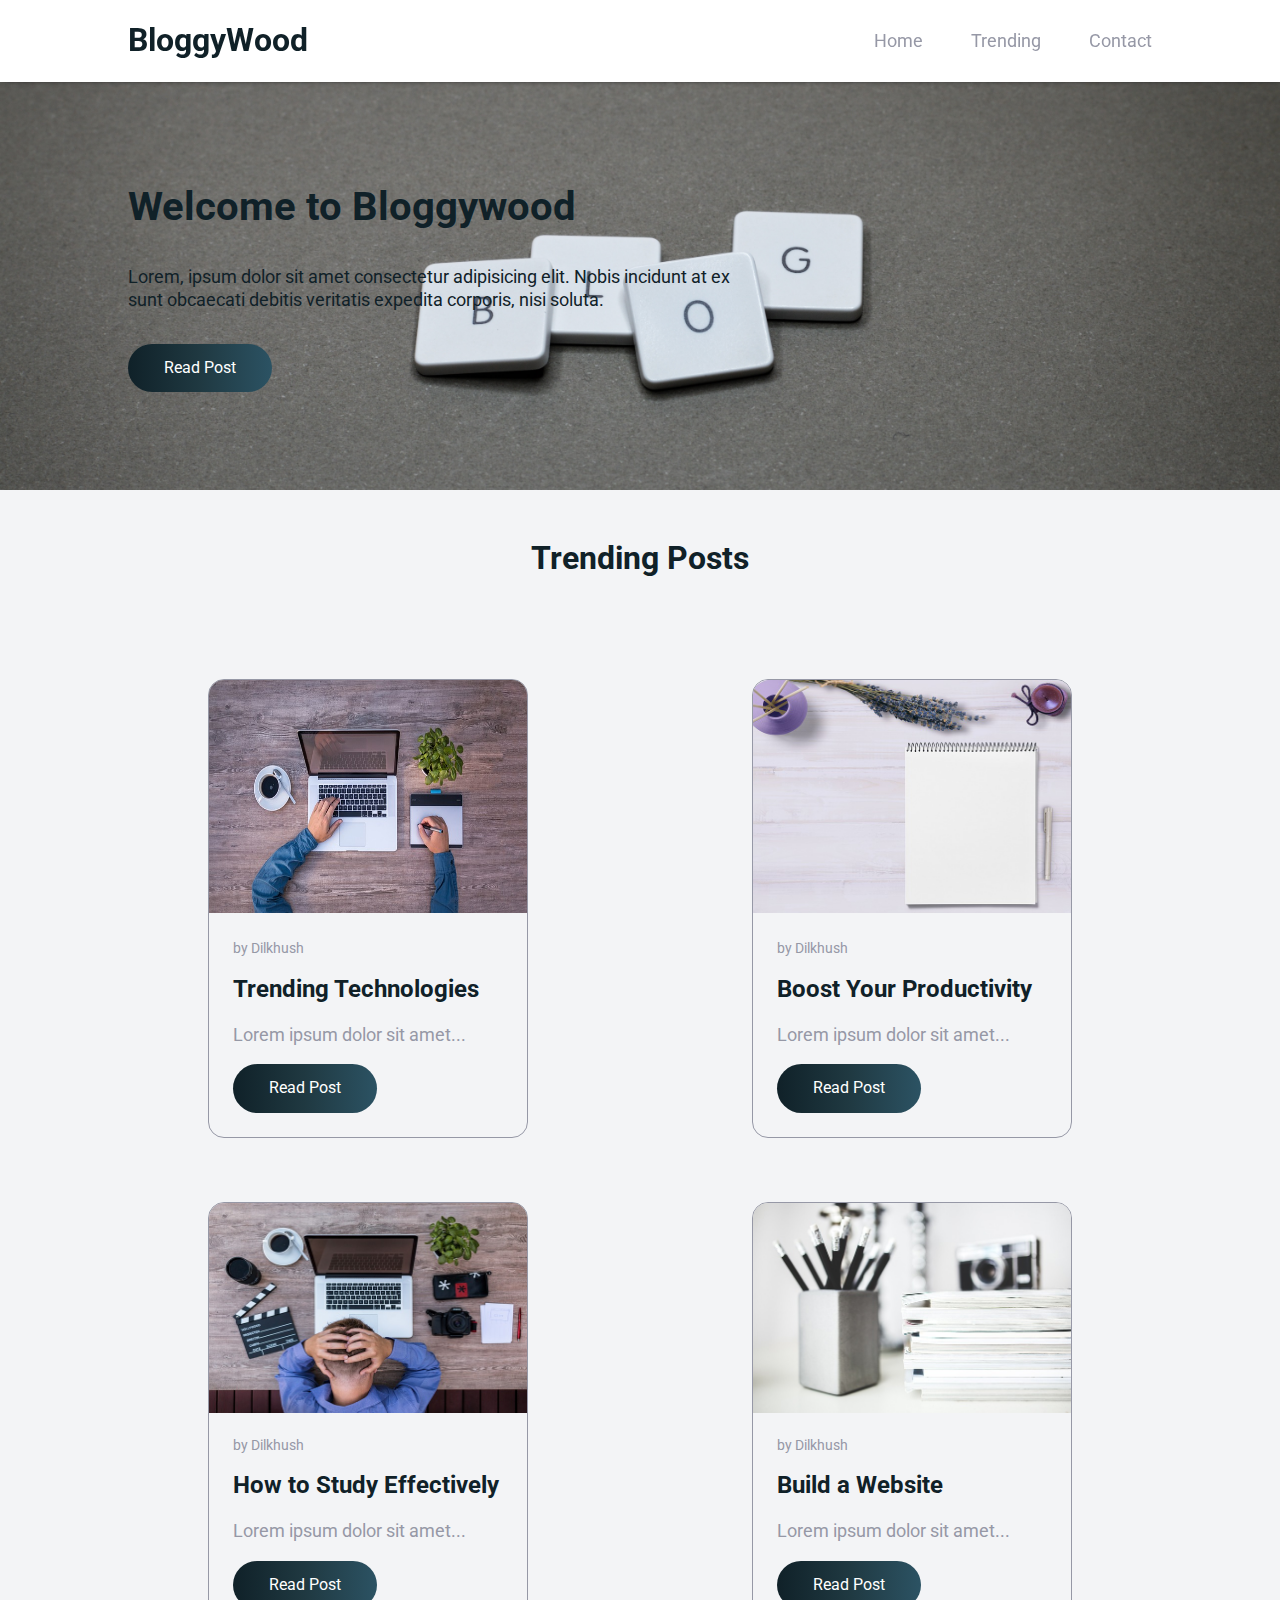
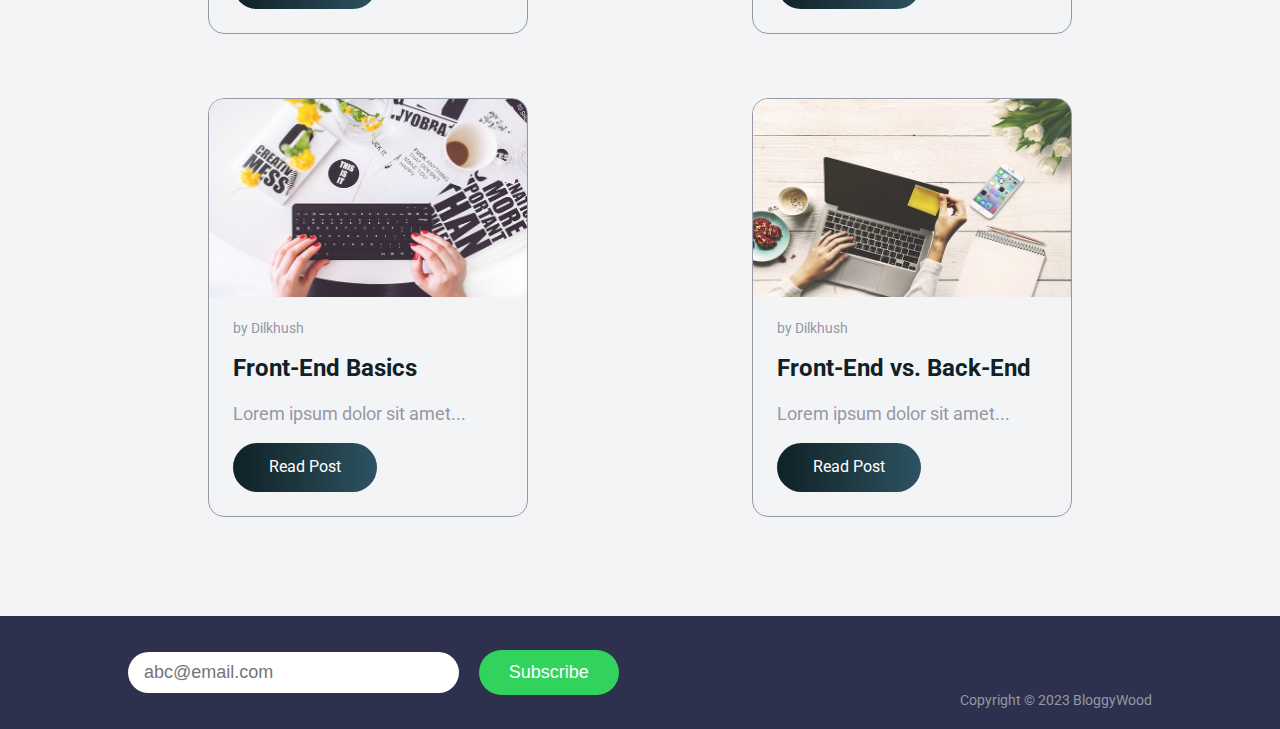
<file: index.html>
<!DOCTYPE html>
<html lang="en">

<head>
    <meta charset="UTF-8">
    <meta name="viewport" content="width=device-width, initial-scale=1.0">
    <link rel="apple-touch-icon" sizes="180x180" href="favicon_io/apple-touch-icon.png">
    <link rel="icon" type="image/png" sizes="32x32" href="favicon_io/favicon-32x32.png">
    <link rel="icon" type="image/png" sizes="16x16" href="favicon_io/favicon-16x16.png">
    <link rel="manifest" href="favicon_io/site.webmanifest">
    <title>BloggyWood</title>
    <link rel="stylesheet" href="css/main.css">
</head>

<body>
    <header class="header">
        <nav class="navbar container container--py">
            <div class="logo">
                <h1>BloggyWood</h1>
            </div>
            <div class="links">
                <a href="index.html">Home</a>
                <a href="#trending">Trending</a>
                <a href="#footer">Contact</a>
            </div>
        </nav>
    </header>
    <section class="hero">
        <div class="hero--wrapper line-up container">
            <div class="hero--text">
                <h1>Welcome to Bloggywood</h1>
                <p>Lorem, ipsum dolor sit amet consectetur adipisicing elit. Nobis incidunt at ex sunt obcaecati debitis
                    veritatis expedita corporis, nisi soluta.</p>
                <a href="pages/post.html" class="button">Read Post</a>
            </div>
        </div>
    </section>
    <article class="article" id="trending">
        <div class="article--heading">
            <h1>Trending Posts</h1>
        </div>
        <div class="cards--wrapper line-up container">
            <div class="card">
                <div class="card-image">
                    <img src="images/card-1.jpg" alt="Post">
                </div>
                <div class="card--author">by Dilkhush</div>
                <div class="card-text">
                    <h2>Trending Technologies</h2>
                    <p>Lorem ipsum dolor sit amet...</p>
                    <a href="pages/post.html" class="button">Read Post</a>
                </div>
            </div>
            <div class="card">
                <div class="card-image">
                    <img src="images/card-2.jpg" alt="Post">
                </div>
                <div class="card--author">by Dilkhush</div>
                <div class="card-text">
                    <h2>Boost Your Productivity</h2>
                    <p>Lorem ipsum dolor sit amet...</p>
                    <a href="pages/post.html" class="button">Read Post</a>
                </div>
            </div>
            <div class="card">
                <div class="card-image">
                    <img src="images/card-3.jpg" alt="Post">
                </div>
                <div class="card--author">by Dilkhush</div>
                <div class="card-text">
                    <h2>How to Study Effectively</h2>
                    <p>Lorem ipsum dolor sit amet...</p>
                    <a href="pages/post.html" class="button">Read Post</a>
                </div>
            </div>
            <div class="card">
                <div class="card-image">
                    <img src="images/card-4.jpg" alt="Post">
                </div>
                <div class="card--author">by Dilkhush</div>
                <div class="card-text">
                    <h2>Build a Website</h2>
                    <p>Lorem ipsum dolor sit amet...</p>
                    <a href="pages/post.html" class="button">Read Post</a>
                </div>
            </div>
            <div class="card">
                <div class="card-image">
                    <img src="images/card-5.jpg" alt="Post">
                </div>
                <div class="card--author">by Dilkhush</div>
                <div class="card-text">
                    <h2>Front-End Basics</h2>
                    <p>Lorem ipsum dolor sit amet...</p>
                    <a href="pages/post.html" class="button">Read Post</a>
                </div>
            </div>
            <div class="card">
                <div class="card-image">
                    <img src="images/card-6.jpg" alt="Post">
                </div>
                <div class="card--author">by Dilkhush</div>
                <div class="card-text">
                    <h2>Front-End vs. Back-End</h2>
                    <p>Lorem ipsum dolor sit amet...</p>
                    <a href="pages/post.html" class="button">Read Post</a>
                </div>
            </div>
        </div>
    </article>
    <footer class="footer" id="footer">
        <div class="footer--wrapper container container--py">
            <div class="footer--sub">
                <div class="sub--input">
                    <input type="email" name="email" placeholder="abc@email.com">
                    <button class="button"><a href="#">Subscribe</a></button>
                </div>
            </div>
            <div class="footer--copyright">Copyright &copy; 2023 BloggyWood</div>
        </div>
    </footer>
</body>
</html>
</file>
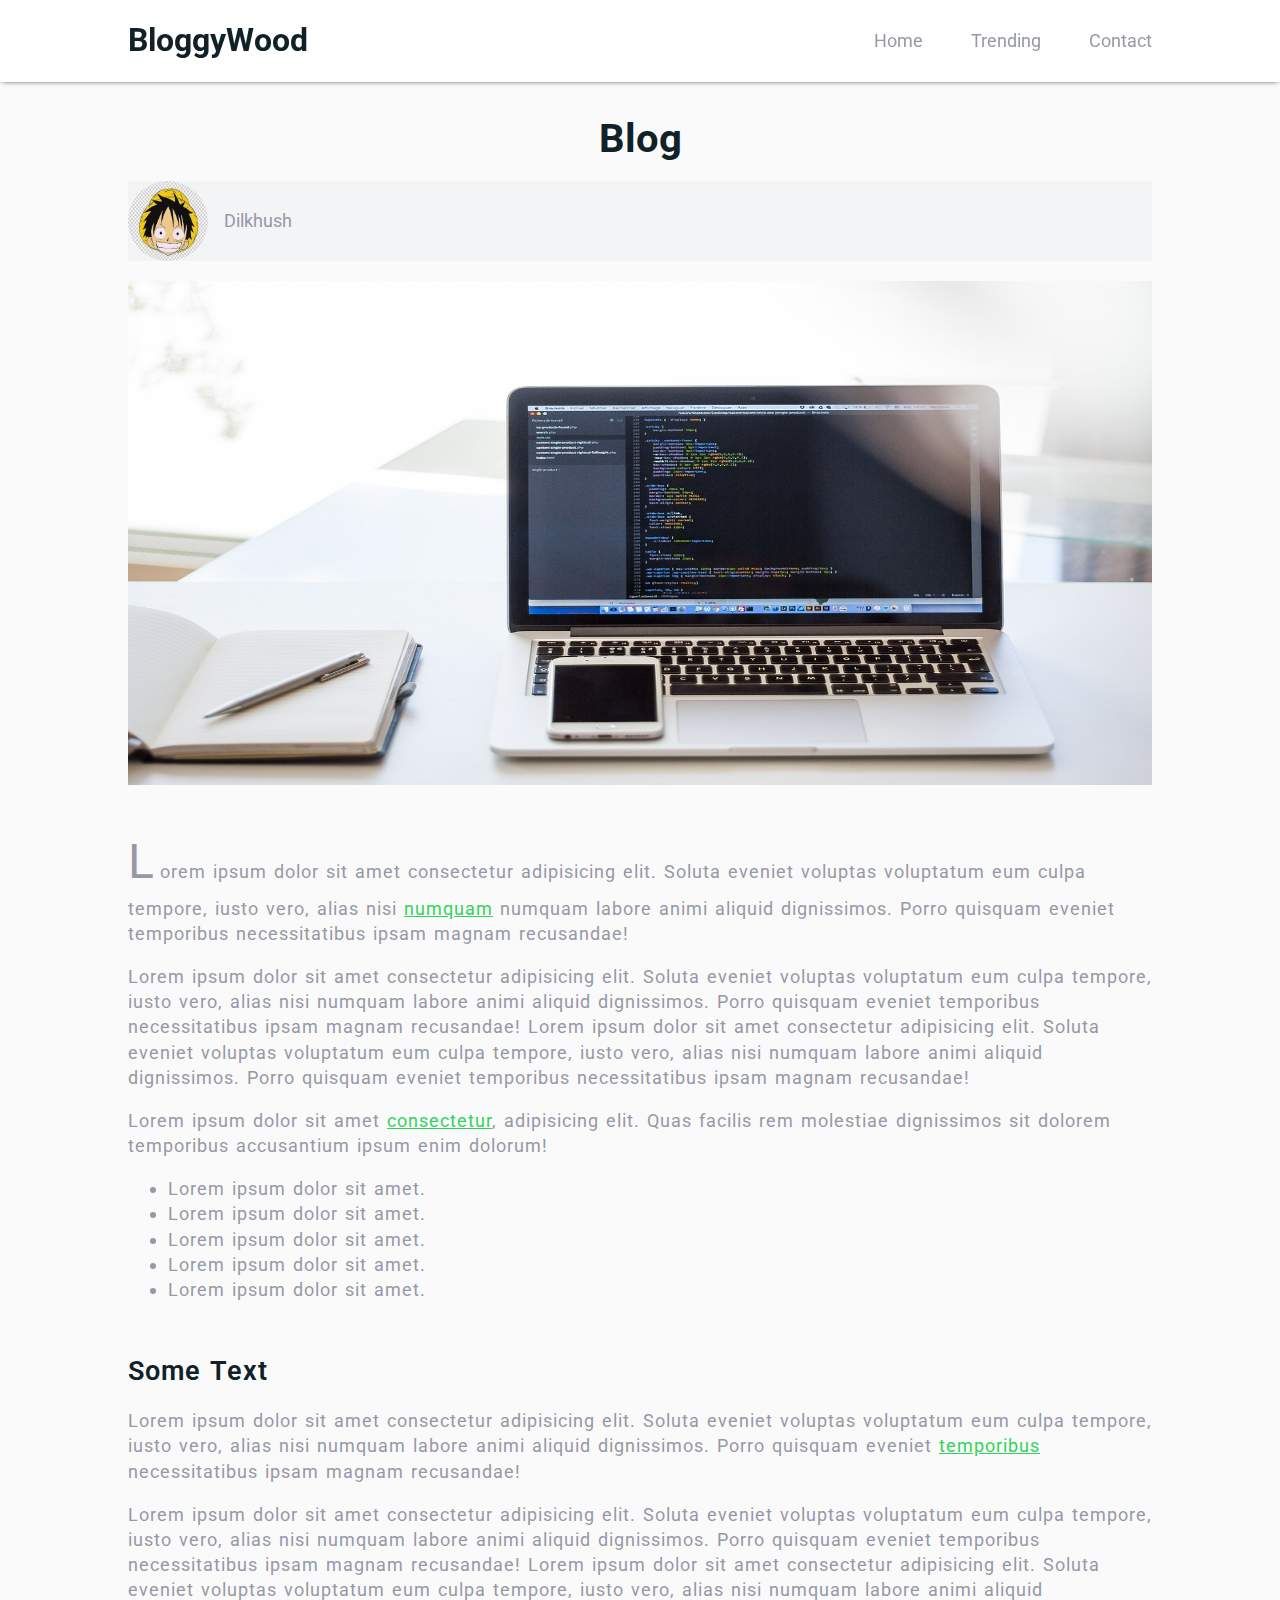
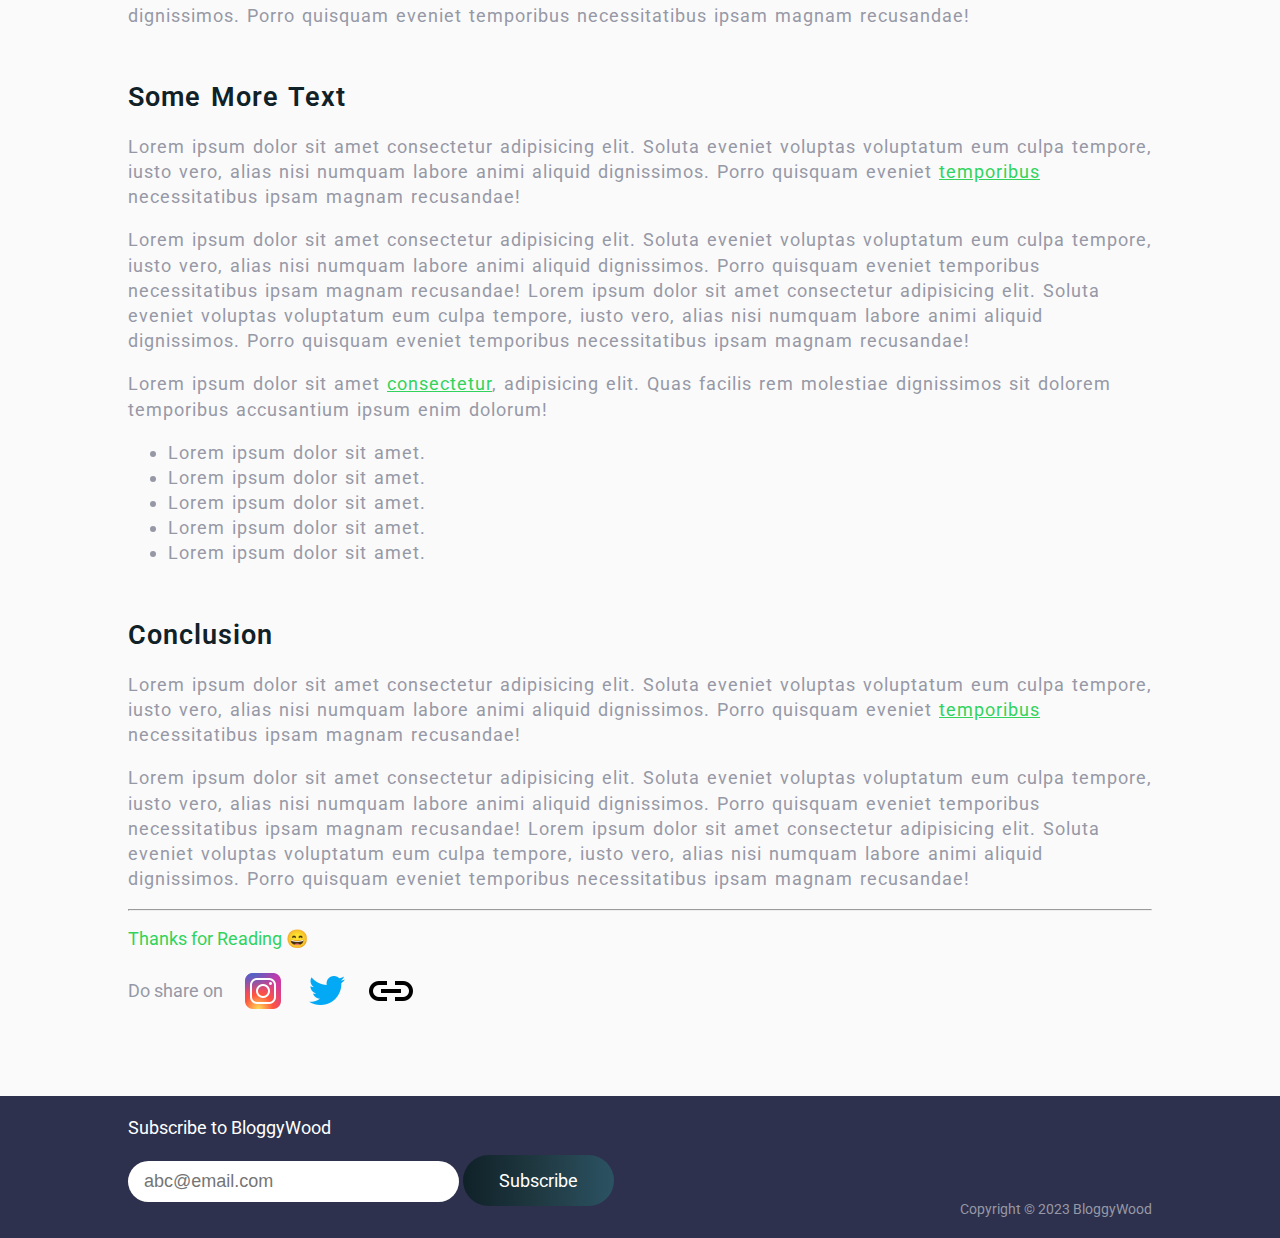
<file: post.html>
<!DOCTYPE html>
<html lang="en">

<head>
    <meta charset="UTF-8">
    <meta name="viewport" content="width=device-width, initial-scale=1.0">
    <link rel="apple-touch-icon" sizes="180x180" href="favicon_io/apple-touch-icon.png">
    <link rel="icon" type="image/png" sizes="32x32" href="favicon_io/favicon-32x32.png">
    <link rel="icon" type="image/png" sizes="16x16" href="favicon_io/favicon-16x16.png">
    <link rel="manifest" href="favicon_io/site.webmanifest">
    <title>Blog</title>
    <link rel="stylesheet" href="css/main.css">
</head>

<body>
    <header class="header">
        <nav class="navbar container container--py">
            <div class="logo">
                <h1>BloggyWood</h1>
            </div>
            <div class="links">
                <a href="index.html">Home</a>
                <a href="#trending">Trending</a>
                <a href="#footer">Contact</a>
            </div>
        </nav>
    </header>
    <article class="blog">
        <div class="blog--wrapper container">
            <div class="blog--head">
                <h1>Blog</h1>
                <div class="author--info">
                    <img src="images/avatar.jpg" alt="avatar">
                    Dilkhush
                </div>
            </div>
            <div class="blog--image container--py">
                <img src="images/blog-bg.jpg" alt="blog">
            </div>
            <div class="blog--text">
                <p>
                    Lorem ipsum dolor sit amet consectetur adipisicing elit. Soluta eveniet voluptas voluptatum eum
                    culpa
                    tempore, iusto vero, alias nisi <span>numquam</span> numquam labore animi aliquid dignissimos. Porro quisquam eveniet
                    temporibus necessitatibus ipsam magnam recusandae!
                </p>
                <p>
                    Lorem ipsum dolor sit amet consectetur adipisicing elit. Soluta eveniet voluptas voluptatum eum
                    culpa
                    tempore, iusto vero, alias nisi numquam labore animi aliquid dignissimos. Porro quisquam eveniet
                    temporibus necessitatibus ipsam magnam recusandae!                     Lorem ipsum dolor sit amet consectetur adipisicing elit. Soluta eveniet voluptas voluptatum eum
                    culpa tempore, iusto vero, alias nisi numquam labore animi aliquid dignissimos. Porro quisquam eveniet
                    temporibus necessitatibus ipsam magnam recusandae!
                </p>
                <p>
                    Lorem ipsum dolor sit amet <span>consectetur</span>, adipisicing elit. Quas facilis rem molestiae dignissimos sit dolorem temporibus accusantium ipsum enim dolorum!
                    <ul>
                        <li>Lorem ipsum dolor sit amet.</li>
                        <li>Lorem ipsum dolor sit amet.</li>
                        <li>Lorem ipsum dolor sit amet.</li>
                        <li>Lorem ipsum dolor sit amet.</li>
                        <li>Lorem ipsum dolor sit amet.</li>
                    </ul>
                </p>
                <h2>Some Text</h2>
                <p>
                    Lorem ipsum dolor sit amet consectetur adipisicing elit. Soluta eveniet voluptas voluptatum eum
                    culpa
                    tempore, iusto vero, alias nisi numquam labore animi aliquid dignissimos. Porro quisquam eveniet
                    <span>temporibus</span> necessitatibus ipsam magnam recusandae!
                </p>
                <p>
                    Lorem ipsum dolor sit amet consectetur adipisicing elit. Soluta eveniet voluptas voluptatum eum
                    culpa
                    tempore, iusto vero, alias nisi numquam labore animi aliquid dignissimos. Porro quisquam eveniet
                    temporibus necessitatibus ipsam magnam recusandae!                     Lorem ipsum dolor sit amet consectetur adipisicing elit. Soluta eveniet voluptas voluptatum eum
                    culpa tempore, iusto vero, alias nisi numquam labore animi aliquid dignissimos. Porro quisquam eveniet
                    temporibus necessitatibus ipsam magnam recusandae!
                </p>
                <h2>Some More Text</h2>
                <p>
                    Lorem ipsum dolor sit amet consectetur adipisicing elit. Soluta eveniet voluptas voluptatum eum
                    culpa
                    tempore, iusto vero, alias nisi numquam labore animi aliquid dignissimos. Porro quisquam eveniet
                    <span>temporibus</span> necessitatibus ipsam magnam recusandae!
                </p>
                <p>
                    Lorem ipsum dolor sit amet consectetur adipisicing elit. Soluta eveniet voluptas voluptatum eum
                    culpa
                    tempore, iusto vero, alias nisi numquam labore animi aliquid dignissimos. Porro quisquam eveniet
                    temporibus necessitatibus ipsam magnam recusandae!                     Lorem ipsum dolor sit amet consectetur adipisicing elit. Soluta eveniet voluptas voluptatum eum
                    culpa tempore, iusto vero, alias nisi numquam labore animi aliquid dignissimos. Porro quisquam eveniet
                    temporibus necessitatibus ipsam magnam recusandae!
                </p>
                <p>
                    Lorem ipsum dolor sit amet <span>consectetur</span>, adipisicing elit. Quas facilis rem molestiae dignissimos sit dolorem temporibus accusantium ipsum enim dolorum!
                    <ul>
                        <li>Lorem ipsum dolor sit amet.</li>
                        <li>Lorem ipsum dolor sit amet.</li>
                        <li>Lorem ipsum dolor sit amet.</li>
                        <li>Lorem ipsum dolor sit amet.</li>
                        <li>Lorem ipsum dolor sit amet.</li>
                    </ul>
                </p>
                <h2>Conclusion</h2>
                <p>
                    Lorem ipsum dolor sit amet consectetur adipisicing elit. Soluta eveniet voluptas voluptatum eum
                    culpa
                    tempore, iusto vero, alias nisi numquam labore animi aliquid dignissimos. Porro quisquam eveniet
                    <span>temporibus</span> necessitatibus ipsam magnam recusandae!
                </p>
                <p>
                    Lorem ipsum dolor sit amet consectetur adipisicing elit. Soluta eveniet voluptas voluptatum eum
                    culpa
                    tempore, iusto vero, alias nisi numquam labore animi aliquid dignissimos. Porro quisquam eveniet
                    temporibus necessitatibus ipsam magnam recusandae!                     Lorem ipsum dolor sit amet consectetur adipisicing elit. Soluta eveniet voluptas voluptatum eum
                    culpa tempore, iusto vero, alias nisi numquam labore animi aliquid dignissimos. Porro quisquam eveniet
                    temporibus necessitatibus ipsam magnam recusandae!
                </p>
            </div>
            <hr>
            <div class="thanks">
                Thanks for Reading &#128516
            </div>
            <div class="share">
                Do share on
                <img src="images/insta.png" alt="instagram">
                <img src="images/twitter.png" alt="twitter">
                <img src="images/link.png" alt="link">
            </div>
        </div>
    </article>
    <footer class="footer" id="footer">
        <div class="footer--wrapper container container--py">
            <div class="footer--sub">
                Subscribe to BloggyWood
                <div class="sub--input">
                    <input type="email" name="email" placeholder="abc@email.com">
                    <a href="#" class="button">Subscribe</a>
                </div>
            </div>
            <div class="footer--copyright">Copyright &copy; 2023 BloggyWood</div>
        </div>
    </footer>
</body>

</html>
</file>
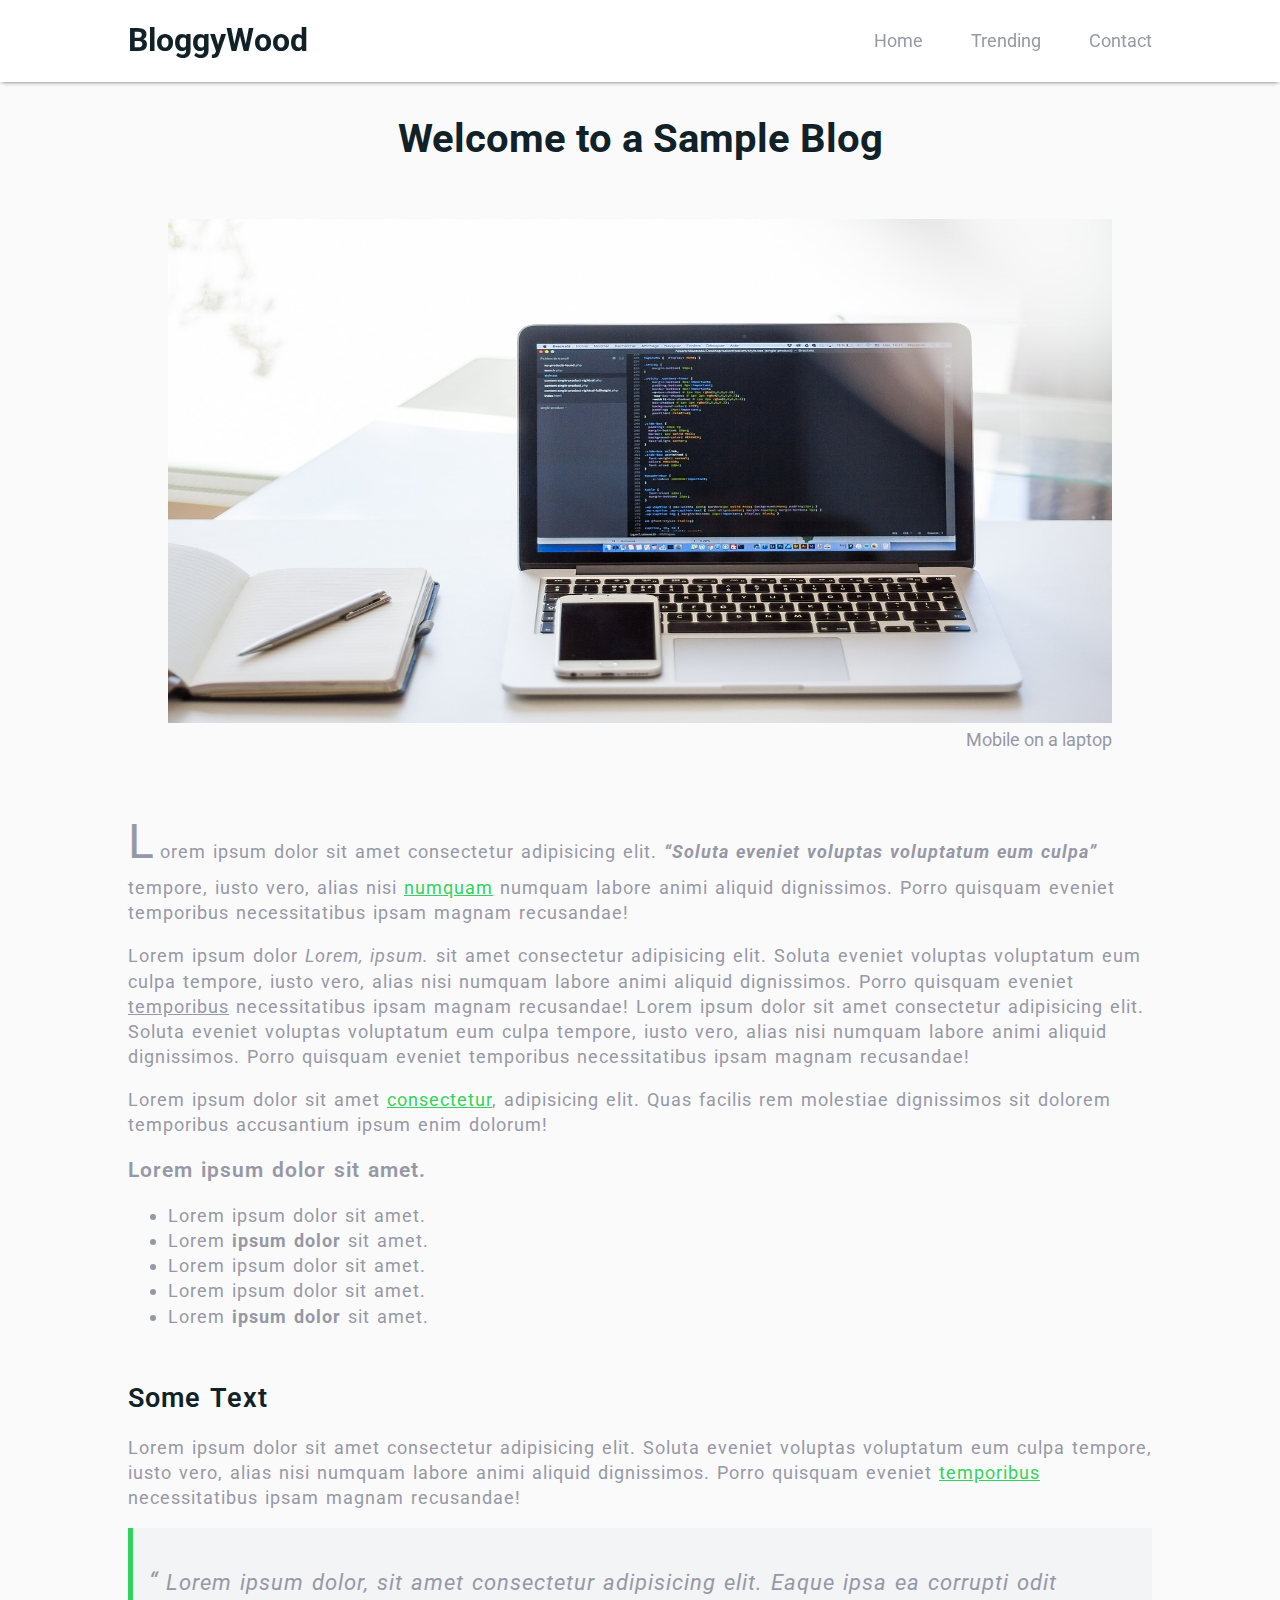
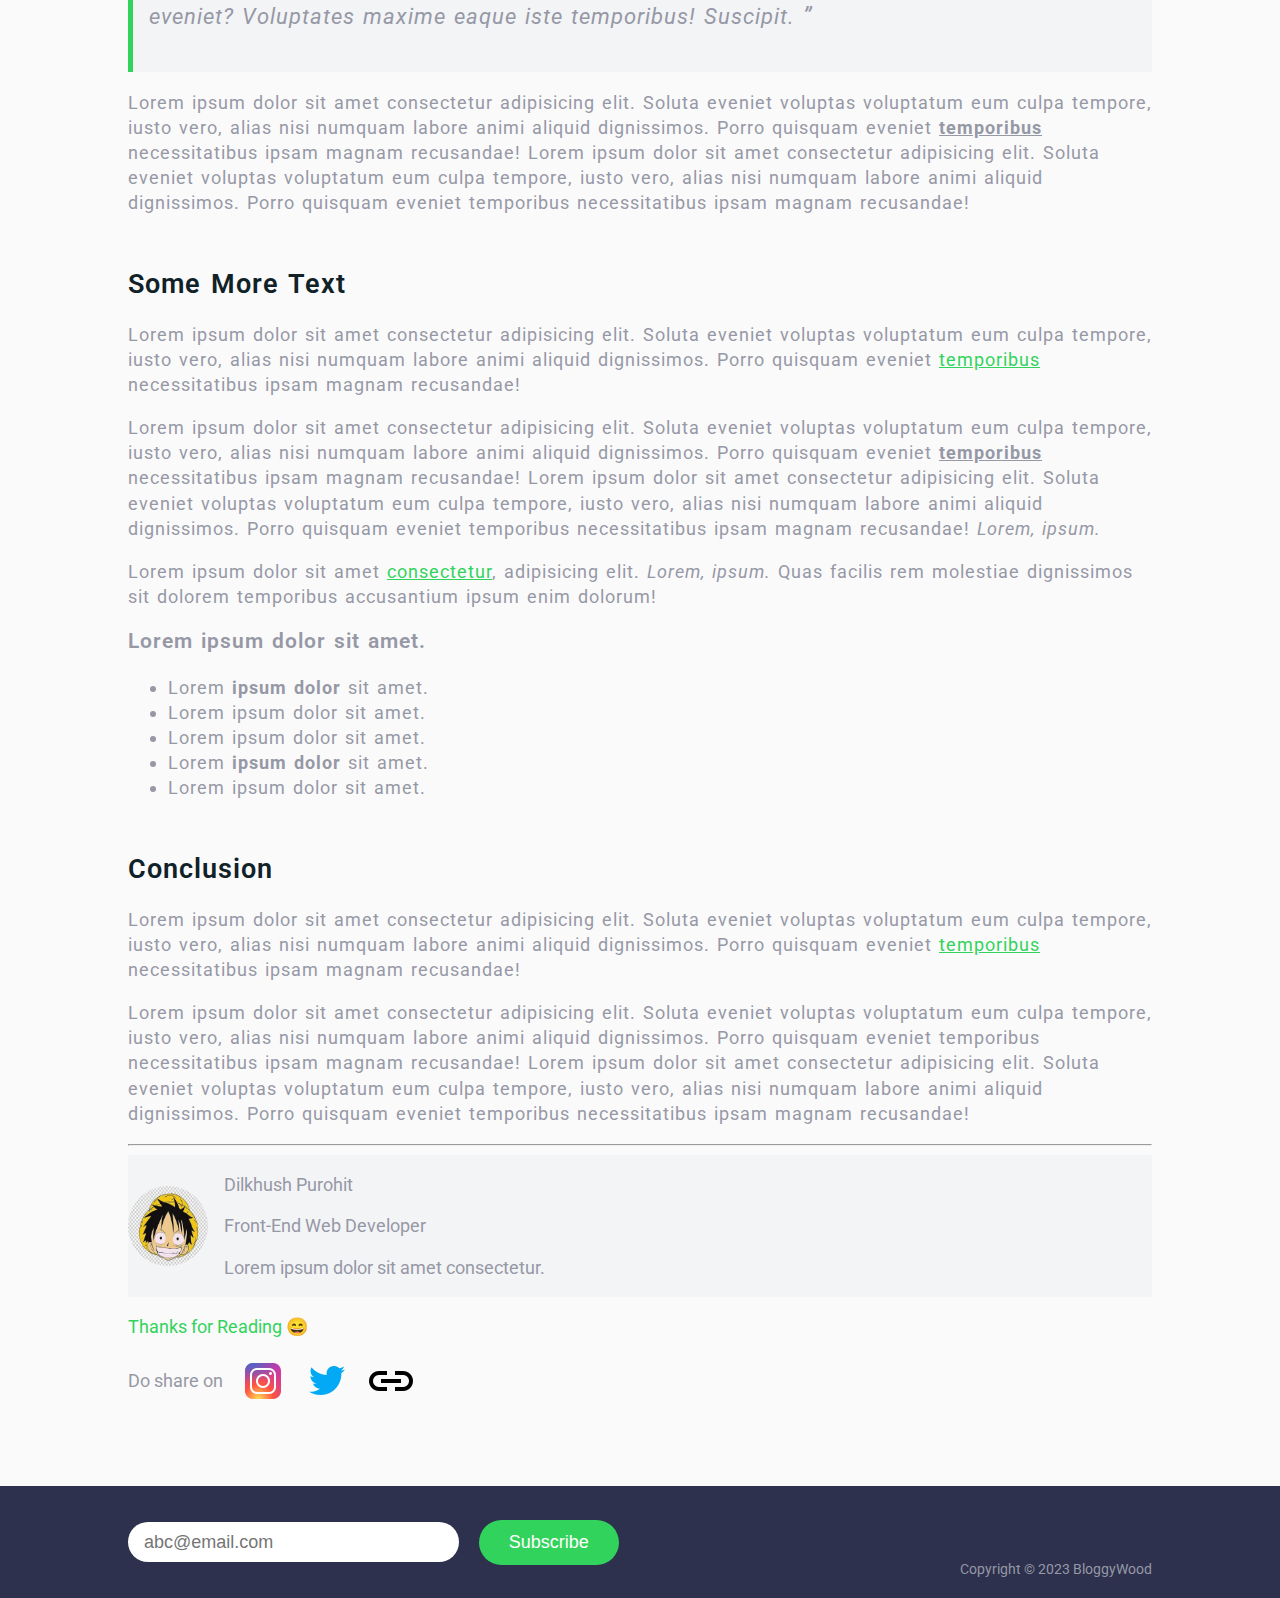
<file: pages/post.html>
<!DOCTYPE html>
<html lang="en">

<head>
    <meta charset="UTF-8">
    <meta name="viewport" content="width=device-width, initial-scale=1.0">
    <link rel="apple-touch-icon" sizes="180x180" href="../favicon_io/apple-touch-icon.png">
    <link rel="icon" type="image/png" sizes="32x32" href="../favicon_io/favicon-32x32.png">
    <link rel="icon" type="image/png" sizes="16x16" href="../favicon_io/favicon-16x16.png">
    <link rel="manifest" href="../favicon_io/site.webmanifest">
    <title>Blog</title>
    <link rel="stylesheet" href="../css/main.css">
</head>

<body>
    <header class="header">
        <nav class="navbar container container--py">
            <div class="logo">
                <h1>BloggyWood</h1>
            </div>
            <div class="links">
                <a href="../index.html">Home</a>
                <a href="#trending">Trending</a>
                <a href="#footer">Contact</a>
            </div>
        </nav>
    </header>
    <article class="blog">
        <div class="blog--wrapper container">
            <div class="blog--head">
                <h1>Welcome to a Sample Blog</h1>
            </div>
            <div class="blog--image container--py">
                <figure>
                    <img src="../images/blog-bg.jpg" alt="blog">
                    <figcaption>Mobile on a laptop</figcaption>
                </figure>
            </div>
            <div class="blog--text">
                <p>
                    Lorem ipsum dolor sit amet consectetur adipisicing elit. <q>Soluta eveniet voluptas voluptatum eum
                        culpa</q>
                    tempore, iusto vero, alias nisi <a href="#"><span>numquam</span></a> numquam labore animi aliquid
                    dignissimos. Porro quisquam eveniet
                    temporibus necessitatibus ipsam magnam recusandae!
                </p>
                <p>
                    Lorem ipsum dolor <i>Lorem, ipsum.</i> sit amet consectetur adipisicing elit. Soluta eveniet
                    voluptas voluptatum eum
                    culpa
                    tempore, iusto vero, alias nisi numquam labore animi aliquid dignissimos. Porro quisquam eveniet
                    <u>temporibus</u> necessitatibus ipsam magnam recusandae! Lorem ipsum dolor sit amet consectetur
                    adipisicing elit. Soluta eveniet voluptas voluptatum eum
                    culpa tempore, iusto vero, alias nisi numquam labore animi aliquid dignissimos. Porro quisquam
                    eveniet
                    temporibus necessitatibus ipsam magnam recusandae!
                </p>
                <p>
                    Lorem ipsum dolor sit amet <span>consectetur</span>, adipisicing elit. Quas facilis rem molestiae
                    dignissimos sit dolorem temporibus accusantium ipsum enim dolorum!
                <h3>Lorem ipsum dolor sit amet.</h3>
                <ul>
                    <li>Lorem ipsum dolor sit amet.</li>
                    <li>Lorem <b>ipsum dolor</b> sit amet.</li>
                    <li>Lorem ipsum dolor sit amet.</li>
                    <li>Lorem ipsum dolor sit amet.</li>
                    <li>Lorem <b>ipsum dolor</b> sit amet.</li>
                </ul>
                </p>
                <h2>Some Text</h2>
                <p>
                    Lorem ipsum dolor sit amet consectetur adipisicing elit. Soluta eveniet voluptas voluptatum eum
                    culpa
                    tempore, iusto vero, alias nisi numquam labore animi aliquid dignissimos. Porro quisquam eveniet
                    <span>temporibus</span> necessitatibus ipsam magnam recusandae!
                </p>
                <div class="quote">
                    <p>
                        Lorem ipsum dolor, sit amet consectetur adipisicing elit. Eaque ipsa ea corrupti odit eveniet?
                        Voluptates maxime eaque iste temporibus! Suscipit.
                    </p>
                </div>
                <p>
                    Lorem ipsum dolor sit amet consectetur adipisicing elit. Soluta eveniet voluptas voluptatum eum
                    culpa
                    tempore, iusto vero, alias nisi numquam labore animi aliquid dignissimos. Porro quisquam eveniet
                    <b><u>temporibus</u></b> necessitatibus ipsam magnam recusandae! Lorem ipsum dolor sit amet
                    consectetur adipisicing elit. Soluta eveniet voluptas voluptatum eum
                    culpa tempore, iusto vero, alias nisi numquam labore animi aliquid dignissimos. Porro quisquam
                    eveniet
                    temporibus necessitatibus ipsam magnam recusandae!
                </p>
                <h2>Some More Text</h2>
                <p>
                    Lorem ipsum dolor sit amet consectetur adipisicing elit. Soluta eveniet voluptas voluptatum eum
                    culpa
                    tempore, iusto vero, alias nisi numquam labore animi aliquid dignissimos. Porro quisquam eveniet
                    <span>temporibus</span> necessitatibus ipsam magnam recusandae!
                </p>
                <p>
                    Lorem ipsum dolor sit amet consectetur adipisicing elit. Soluta eveniet voluptas voluptatum eum
                    culpa
                    tempore, iusto vero, alias nisi numquam labore animi aliquid dignissimos. Porro quisquam eveniet
                    <b><u>temporibus</u></b> necessitatibus ipsam magnam recusandae! Lorem ipsum dolor sit amet
                    consectetur adipisicing elit. Soluta eveniet voluptas voluptatum eum
                    culpa tempore, iusto vero, alias nisi numquam labore animi aliquid dignissimos. Porro quisquam
                    eveniet
                    temporibus necessitatibus ipsam magnam recusandae!
                    <i>Lorem, ipsum.</i>
                </p>
                <p>
                    Lorem ipsum dolor sit amet <a href="#"><span>consectetur</span></a>, adipisicing elit. <i>Lorem,
                        ipsum.</i> Quas facilis rem molestiae dignissimos sit dolorem temporibus accusantium ipsum enim
                    dolorum!
                <h3>Lorem ipsum dolor sit amet.</h3>
                <ul>
                    <li>Lorem <b>ipsum dolor</b> sit amet.</li>
                    <li>Lorem ipsum dolor sit amet.</li>
                    <li>Lorem ipsum dolor sit amet.</li>
                    <li>Lorem <b>ipsum dolor</b> sit amet.</li>
                    <li>Lorem ipsum dolor sit amet.</li>
                </ul>
                </p>
                <h2>Conclusion</h2>
                <p>
                    Lorem ipsum dolor sit amet consectetur adipisicing elit. Soluta eveniet voluptas voluptatum eum
                    culpa
                    tempore, iusto vero, alias nisi numquam labore animi aliquid dignissimos. Porro quisquam eveniet
                    <a href="#"><span>temporibus</span></a> necessitatibus ipsam magnam recusandae!
                </p>
                <p>
                    Lorem ipsum dolor sit amet consectetur adipisicing elit. Soluta eveniet voluptas voluptatum eum
                    culpa
                    tempore, iusto vero, alias nisi numquam labore animi aliquid dignissimos. Porro quisquam eveniet
                    temporibus necessitatibus ipsam magnam recusandae! Lorem ipsum dolor sit amet consectetur
                    adipisicing elit. Soluta eveniet voluptas voluptatum eum
                    culpa tempore, iusto vero, alias nisi numquam labore animi aliquid dignissimos. Porro quisquam
                    eveniet
                    temporibus necessitatibus ipsam magnam recusandae!
                </p>
            </div>
            <hr>
            <div class="author--info">
                <img src="../images/avatar.jpg" alt="avatar">
                <div class="info--text">
                    <p>Dilkhush Purohit</p>
                    <p>Front-End Web Developer</p>
                    <p>Lorem ipsum dolor sit amet consectetur.</p>
                </div>
            </div>
            <div class="thanks">
                <p>Thanks for Reading &#128516</p>
            </div>
            <div class="share">
                Do share on
                <img src="../images/insta.png" alt="instagram">
                <img src="../images/twitter.png" alt="twitter">
                <img src="../images/link.png" alt="link">
            </div>
        </div>
    </article>
    <footer class="footer" id="footer">
        <div class="footer--wrapper container container--py">
            <div class="footer--sub">
                <div class="sub--input">
                    <input type="email" name="email" placeholder="abc@email.com">
                    <button class="button"><a href="#">Subscribe</a></button>
                </div>
            </div>
            <div class="footer--copyright">Copyright &copy; 2023 BloggyWood</div>
        </div>
    </footer>
</body>

</html>
</file>
<file: css/main.css>
@import "global.css";
@import "navbar.css";
@import "hero.css";
@import "card.css";
@import "post.css";
@import "footer.css";
@import "responsive.css";
</file>
